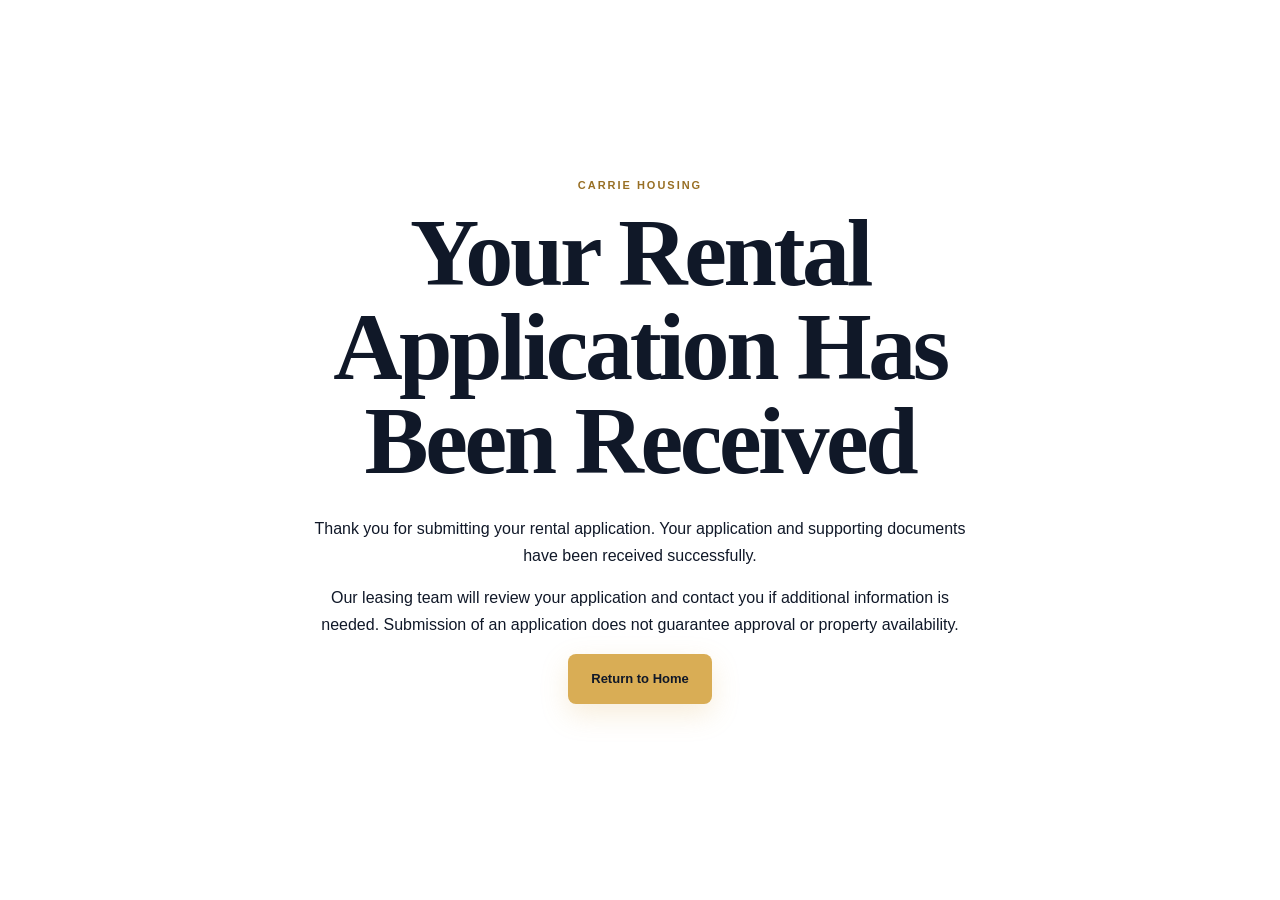
<file: application-thanks.html>
<!DOCTYPE html>
<html lang="en">
<head>
  <meta charset="UTF-8">
  <meta name="viewport" content="width=device-width, initial-scale=1.0">
  <title>Application Received | Carrie Housing</title>
  <link rel="stylesheet" href="styles.css">
</head>
<body>

<main class="section">
  <div class="container" style="max-width:700px;text-align:center;padding:80px 20px;">

    <p class="eyebrow">CARRIE HOUSING</p>

    <h1>Your Rental Application Has Been Received</h1>

    <p>
      Thank you for submitting your rental application.
      Your application and supporting documents have been received successfully.
    </p>

    <p>
      Our leasing team will review your application and contact you if additional information is needed.
      Submission of an application does not guarantee approval or property availability.
    </p>

    <a class="button button-primary"
       href="index.html">
       Return to Home
    </a>

  </div>
</main>

</body>
</html>
</file>
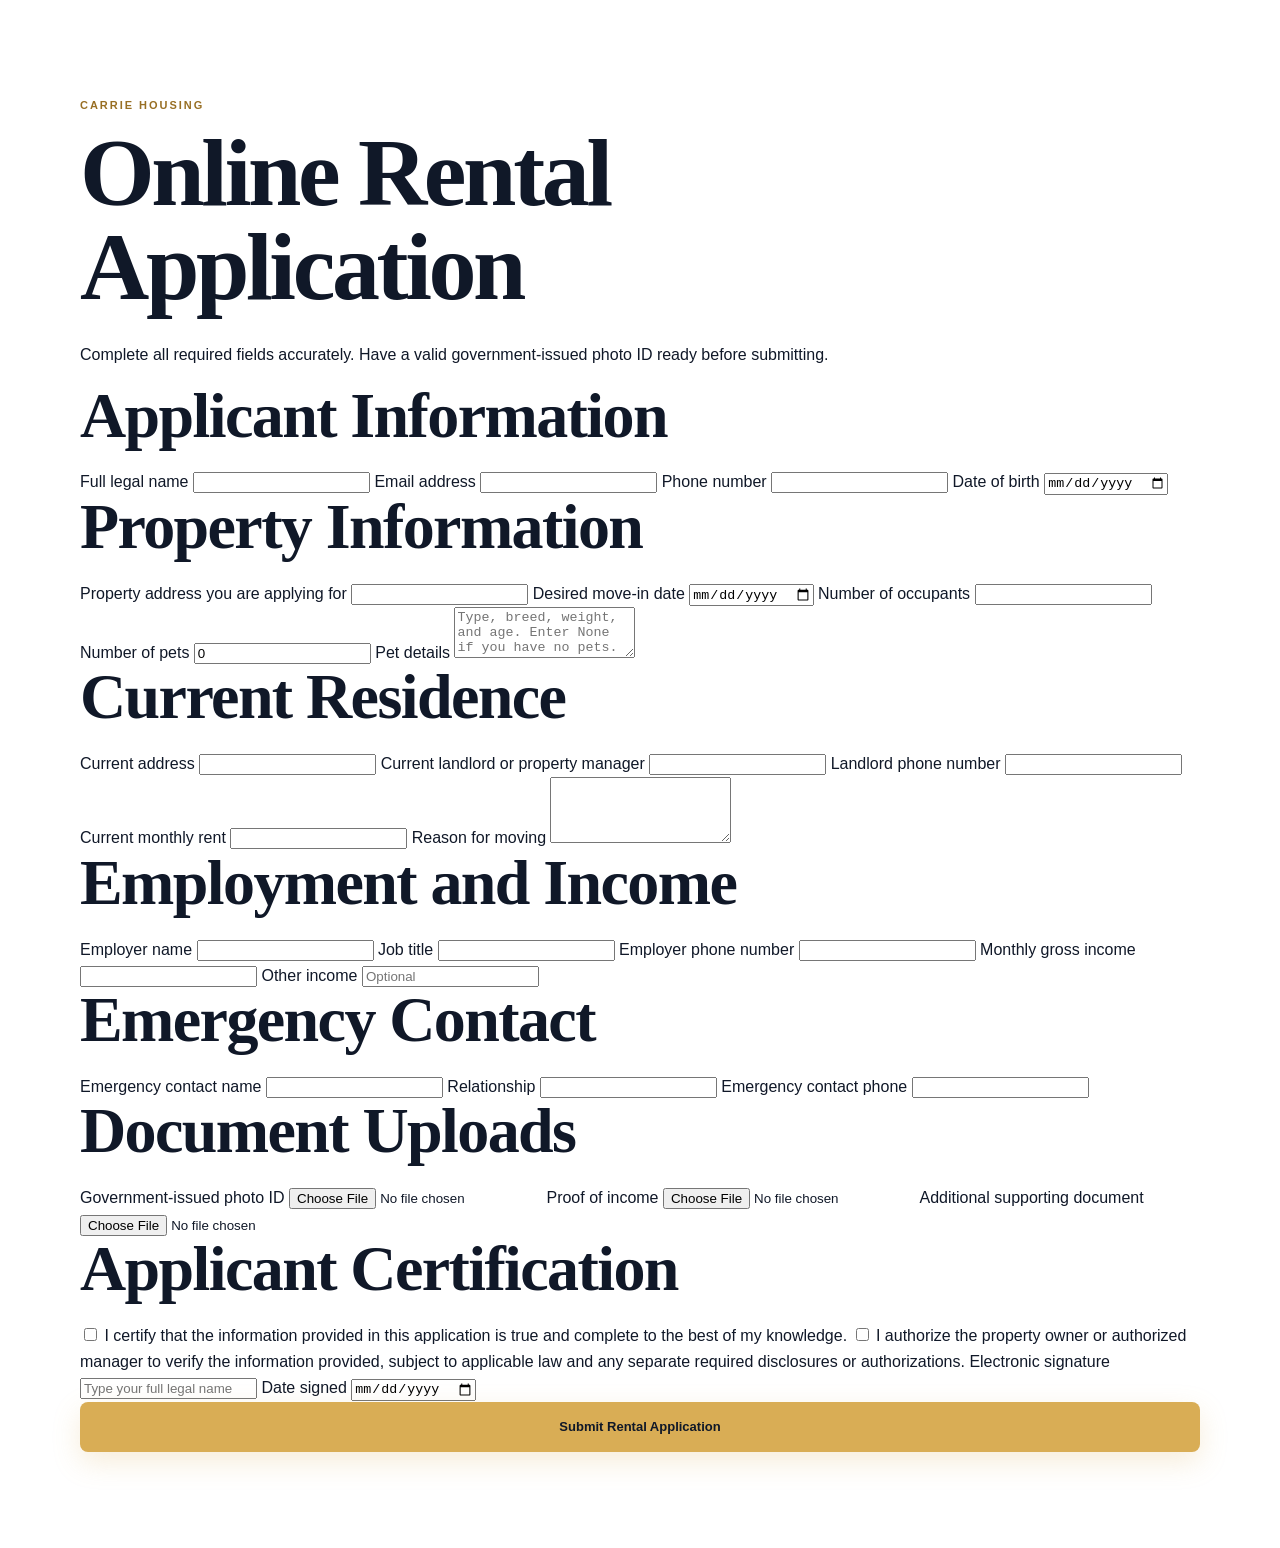
<file: application.html>
<!DOCTYPE html>
<html lang="en">
<head>
  <meta charset="UTF-8">
  <meta name="viewport" content="width=device-width, initial-scale=1.0">

  <title>Rental Application | Carrie Housing</title>

  <link rel="stylesheet" href="styles.css">
<style>
@media (max-width:768px){
  label{
    display:block;
    width:100%;
    margin-bottom:16px;
  }

  input,
  select,
  textarea{
    width:100%;
    box-sizing:border-box;
    margin-top:6px;
  }

  h1{
    font-size:48px;
    line-height:1;
  }

  h2{
    font-size:38px;
    line-height:1;
  }

  button,
  .button{
    width:100%;
  }
}
</style>
</head>

<body>

  <main class="section">
    <div class="container">

      <div class="section-title-row">
        <div>
          <p class="eyebrow">Carrie Housing</p>
          <h1>Online Rental Application</h1>
        </div>
      </div>

      <p>
        Complete all required fields accurately. Have a valid government-issued
        photo ID ready before submitting.
      </p>

      <form
        name="rental-application"
        method="POST"
        action="/payment-options.html"
        data-netlify="true"
        netlify-honeypot="bot-field"
        enctype="multipart/form-data"
      >

        <input
          type="hidden"
          name="form-name"
          value="rental-application"
        >

        <p hidden>
          <label>
            Do not fill this out:
            <input name="bot-field">
          </label>
        </p>

        <h2>Applicant Information</h2>

        <label>
          Full legal name
          <input
            type="text"
            name="full-name"
            required
          >
        </label>

        <label>
          Email address
          <input
            type="email"
            name="email"
            required
          >
        </label>

        <label>
          Phone number
          <input
            type="tel"
            name="phone"
            required
          >
        </label>

        <label>
          Date of birth
          <input
            type="date"
            name="date-of-birth"
            required
          >
        </label>

        <h2>Property Information</h2>

        <label>
          Property address you are applying for
          <input
            type="text"
            name="property-address"
            required
          >
        </label>

        <label>
          Desired move-in date
          <input
            type="date"
            name="move-in-date"
            required
          >
        </label>

        <label>
          Number of occupants
          <input
            type="number"
            name="number-of-occupants"
            min="1"
            required
          >
        </label>

        <label>
          Number of pets
          <input
            type="number"
            name="number-of-pets"
            min="0"
            value="0"
            required
          >
        </label>

        <label>
          Pet details
          <textarea
            name="pet-details"
            rows="3"
            placeholder="Type, breed, weight, and age. Enter None if you have no pets."
          ></textarea>
        </label>

        <h2>Current Residence</h2>

        <label>
          Current address
          <input
            type="text"
            name="current-address"
            required
          >
        </label>

        <label>
          Current landlord or property manager
          <input
            type="text"
            name="current-landlord"
          >
        </label>

        <label>
          Landlord phone number
          <input
            type="tel"
            name="landlord-phone"
          >
        </label>

        <label>
          Current monthly rent
          <input
            type="number"
            name="current-rent"
            min="0"
            step="0.01"
          >
        </label>

        <label>
          Reason for moving
          <textarea
            name="reason-for-moving"
            rows="4"
            required
          ></textarea>
        </label>

        <h2>Employment and Income</h2>

        <label>
          Employer name
          <input
            type="text"
            name="employer-name"
            required
          >
        </label>

        <label>
          Job title
          <input
            type="text"
            name="job-title"
            required
          >
        </label>

        <label>
          Employer phone number
          <input
            type="tel"
            name="employer-phone"
            required
          >
        </label>

        <label>
          Monthly gross income
          <input
            type="number"
            name="monthly-income"
            min="0"
            step="0.01"
            required
          >
        </label>

        <label>
          Other income
          <input
            type="text"
            name="other-income"
            placeholder="Optional"
          >
        </label>

        <h2>Emergency Contact</h2>

        <label>
          Emergency contact name
          <input
            type="text"
            name="emergency-contact-name"
            required
          >
        </label>

        <label>
          Relationship
          <input
            type="text"
            name="emergency-contact-relationship"
            required
          >
        </label>

        <label>
          Emergency contact phone
          <input
            type="tel"
            name="emergency-contact-phone"
            required
          >
        </label>

        <h2>Document Uploads</h2>

        <label>
          Government-issued photo ID
          <input
            type="file"
            name="photo-id"
            accept=".jpg,.jpeg,.png,.pdf"
            required
          >
        </label>

        <label>
          Proof of income
          <input
            type="file"
            name="proof-of-income"
            accept=".jpg,.jpeg,.png,.pdf"
            required
          >
        </label>

        <label>
          Additional supporting document
          <input
            type="file"
            name="additional-document"
            accept=".jpg,.jpeg,.png,.pdf"
          >
        </label>

        <h2>Applicant Certification</h2>

        <label>
          <input
            type="checkbox"
            name="accuracy-certification"
            required
          >
          I certify that the information provided in this application is true
          and complete to the best of my knowledge.
        </label>

        <label>
          <input
            type="checkbox"
            name="screening-consent"
            required
          >
          I authorize the property owner or authorized manager to verify the
          information provided, subject to applicable law and any separate
          required disclosures or authorizations.
        </label>

        <label>
          Electronic signature
          <input
            type="text"
            name="electronic-signature"
            placeholder="Type your full legal name"
            required
          >
        </label>

        <label>
          Date signed
          <input
            type="date"
            name="date-signed"
            required
          >
        </label>

        <button
          class="button button-primary full"
          type="submit"
        >
          Submit Rental Application
        </button>

      </form>

    </div>
  </main>

</body>
</html>
</file>
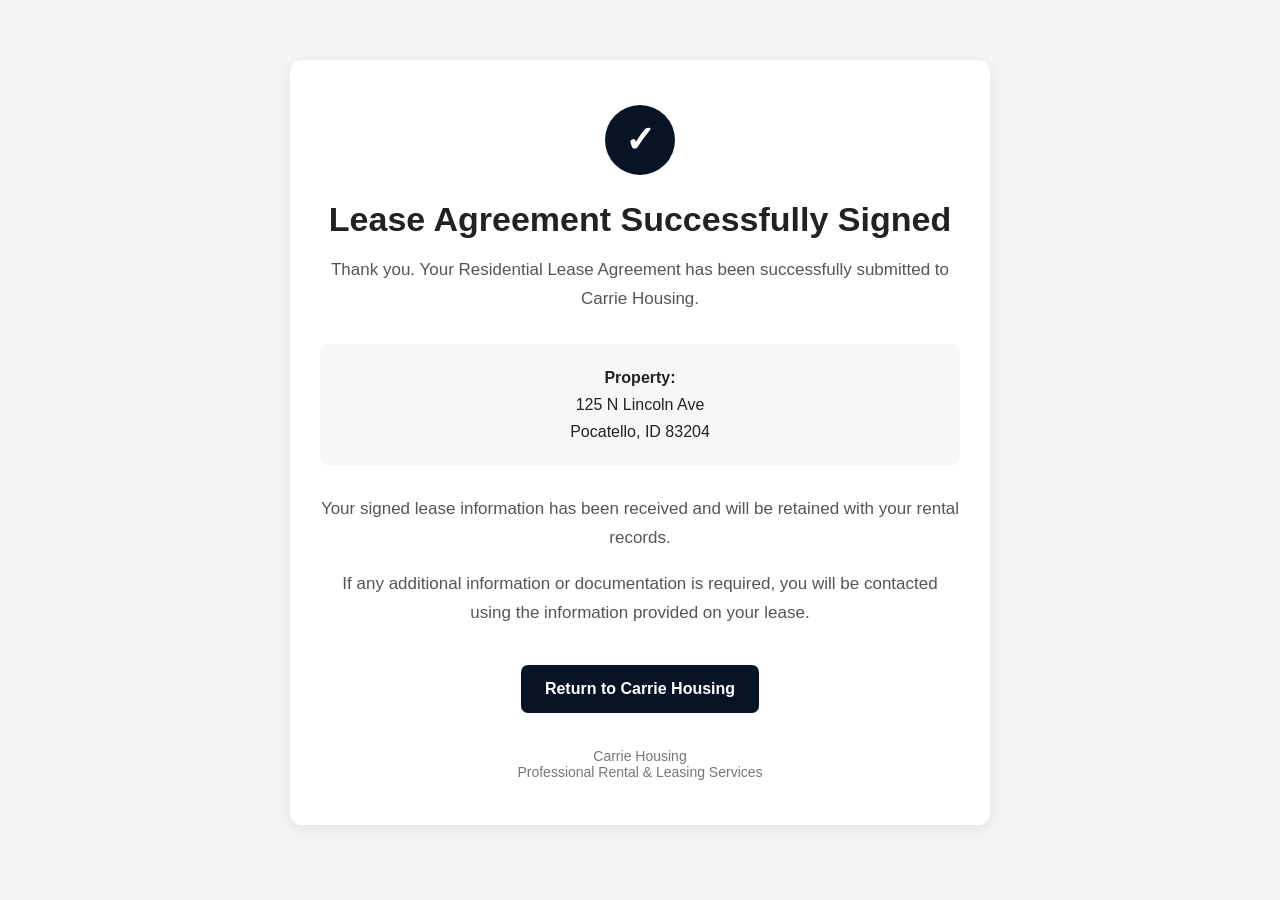
<file: lease-success.html>
<!DOCTYPE html>
<html lang="en">
<head>
<meta charset="UTF-8">
<meta name="viewport" content="width=device-width, initial-scale=1.0">

<title>Lease Signed | Carrie Housing</title>

<style>
*{
  box-sizing:border-box;
}

body{
  margin:0;
  font-family:Arial, sans-serif;
  background:#f5f5f5;
  color:#222;
}

.container{
  max-width:700px;
  margin:60px auto;
  background:#fff;
  padding:45px 30px;
  border-radius:12px;
  box-shadow:0 4px 20px rgba(0,0,0,.08);
  text-align:center;
}

.check{
  width:70px;
  height:70px;
  margin:0 auto 25px;
  border-radius:50%;
  background:#071426;
  color:white;
  display:flex;
  align-items:center;
  justify-content:center;
  font-size:36px;
  font-weight:bold;
}

h1{
  font-size:34px;
  margin-bottom:15px;
}

p{
  font-size:17px;
  line-height:1.7;
  color:#555;
}

.property{
  margin:30px 0;
  padding:20px;
  background:#f7f7f7;
  border-radius:8px;
  line-height:1.7;
}

.button{
  display:inline-block;
  margin-top:20px;
  padding:15px 24px;
  background:#071426;
  color:#fff;
  text-decoration:none;
  border-radius:7px;
  font-weight:bold;
}

.footer{
  margin-top:35px;
  font-size:14px;
  color:#777;
}

@media(max-width:768px){
  .container{
    margin:0;
    min-height:100vh;
    padding:45px 20px;
    border-radius:0;
  }

  h1{
    font-size:29px;
  }
}
</style>
</head>

<body>

<div class="container">

<div class="check">✓</div>

<h1>Lease Agreement Successfully Signed</h1>

<p>
Thank you. Your Residential Lease Agreement has been successfully submitted to Carrie Housing.
</p>

<div class="property">
<strong>Property:</strong><br>
125 N Lincoln Ave<br>
Pocatello, ID 83204
</div>

<p>
Your signed lease information has been received and will be retained with your rental records.
</p>

<p>
If any additional information or documentation is required, you will be contacted using the information provided on your lease.
</p>

<a href="https://carriehousing.com" class="button">
Return to Carrie Housing
</a>

<div class="footer">
Carrie Housing<br>
Professional Rental & Leasing Services
</div>

</div>

</body>
</html>
</file>
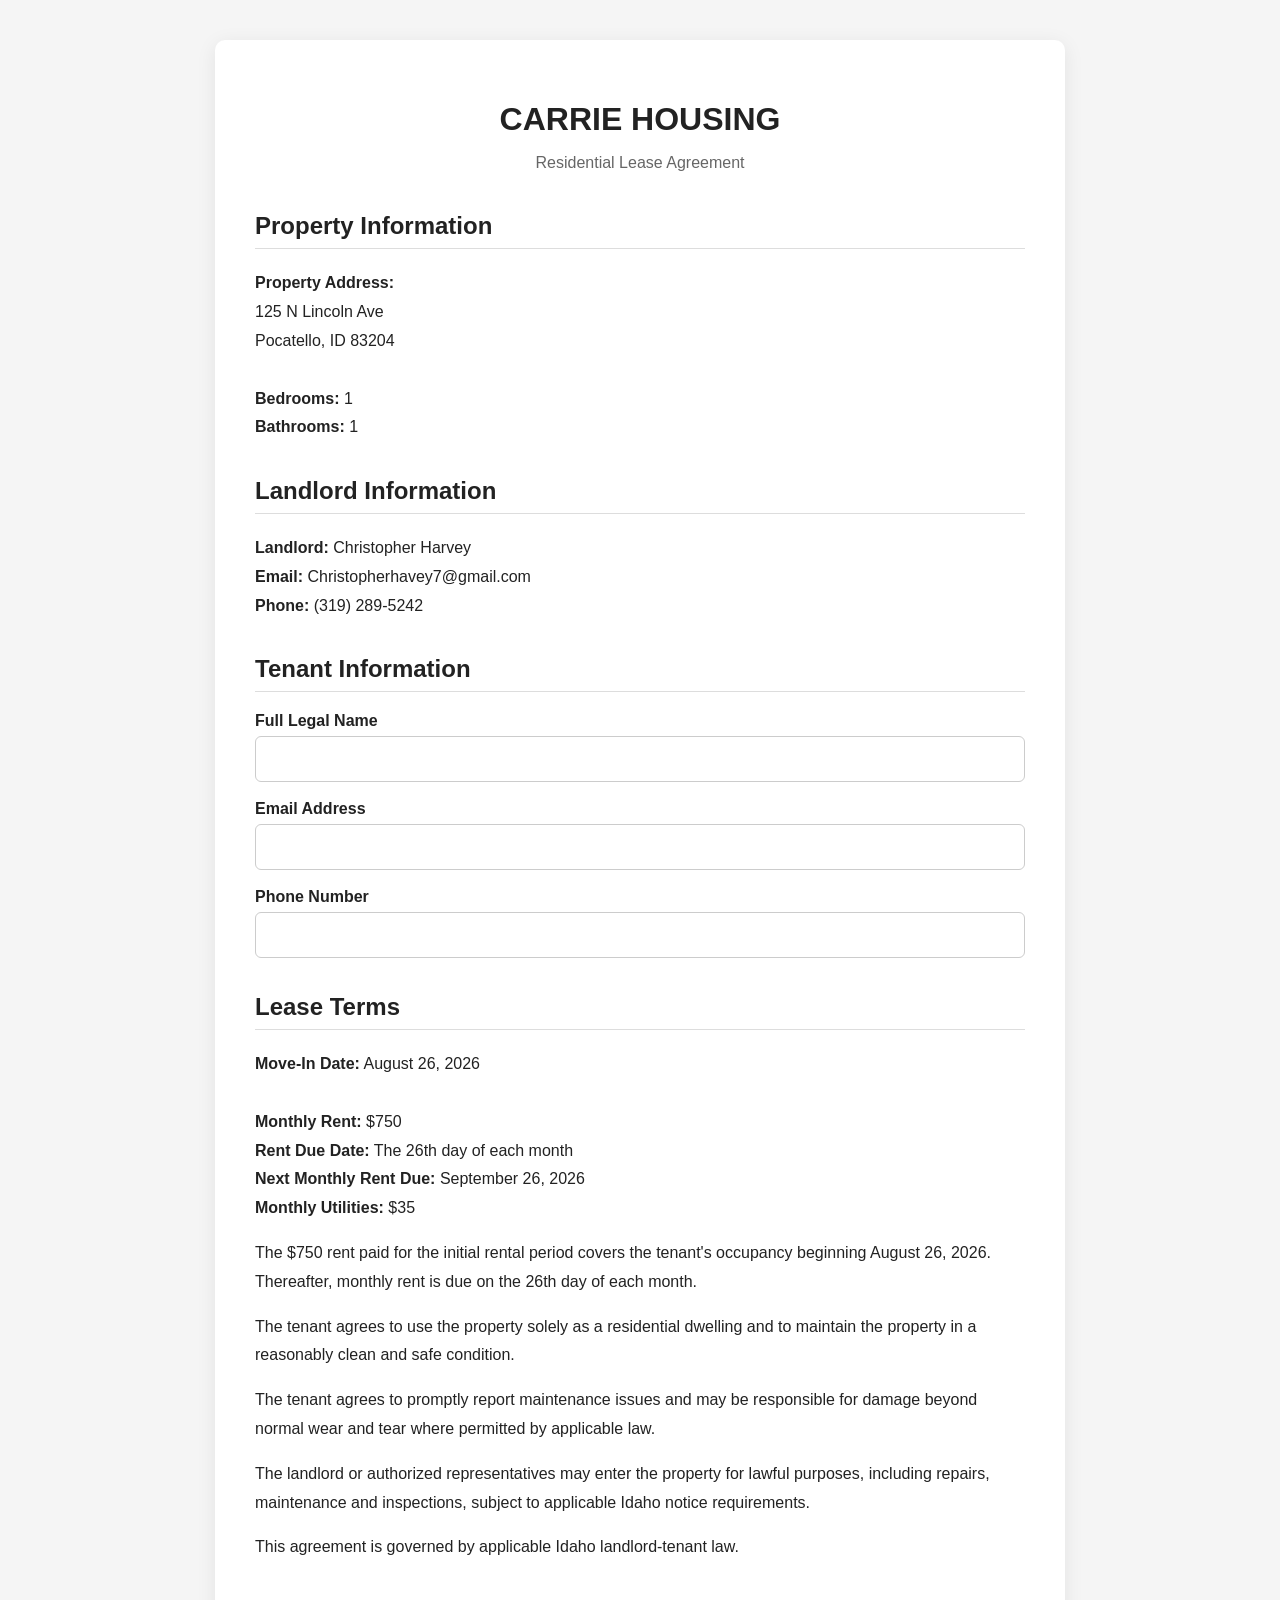
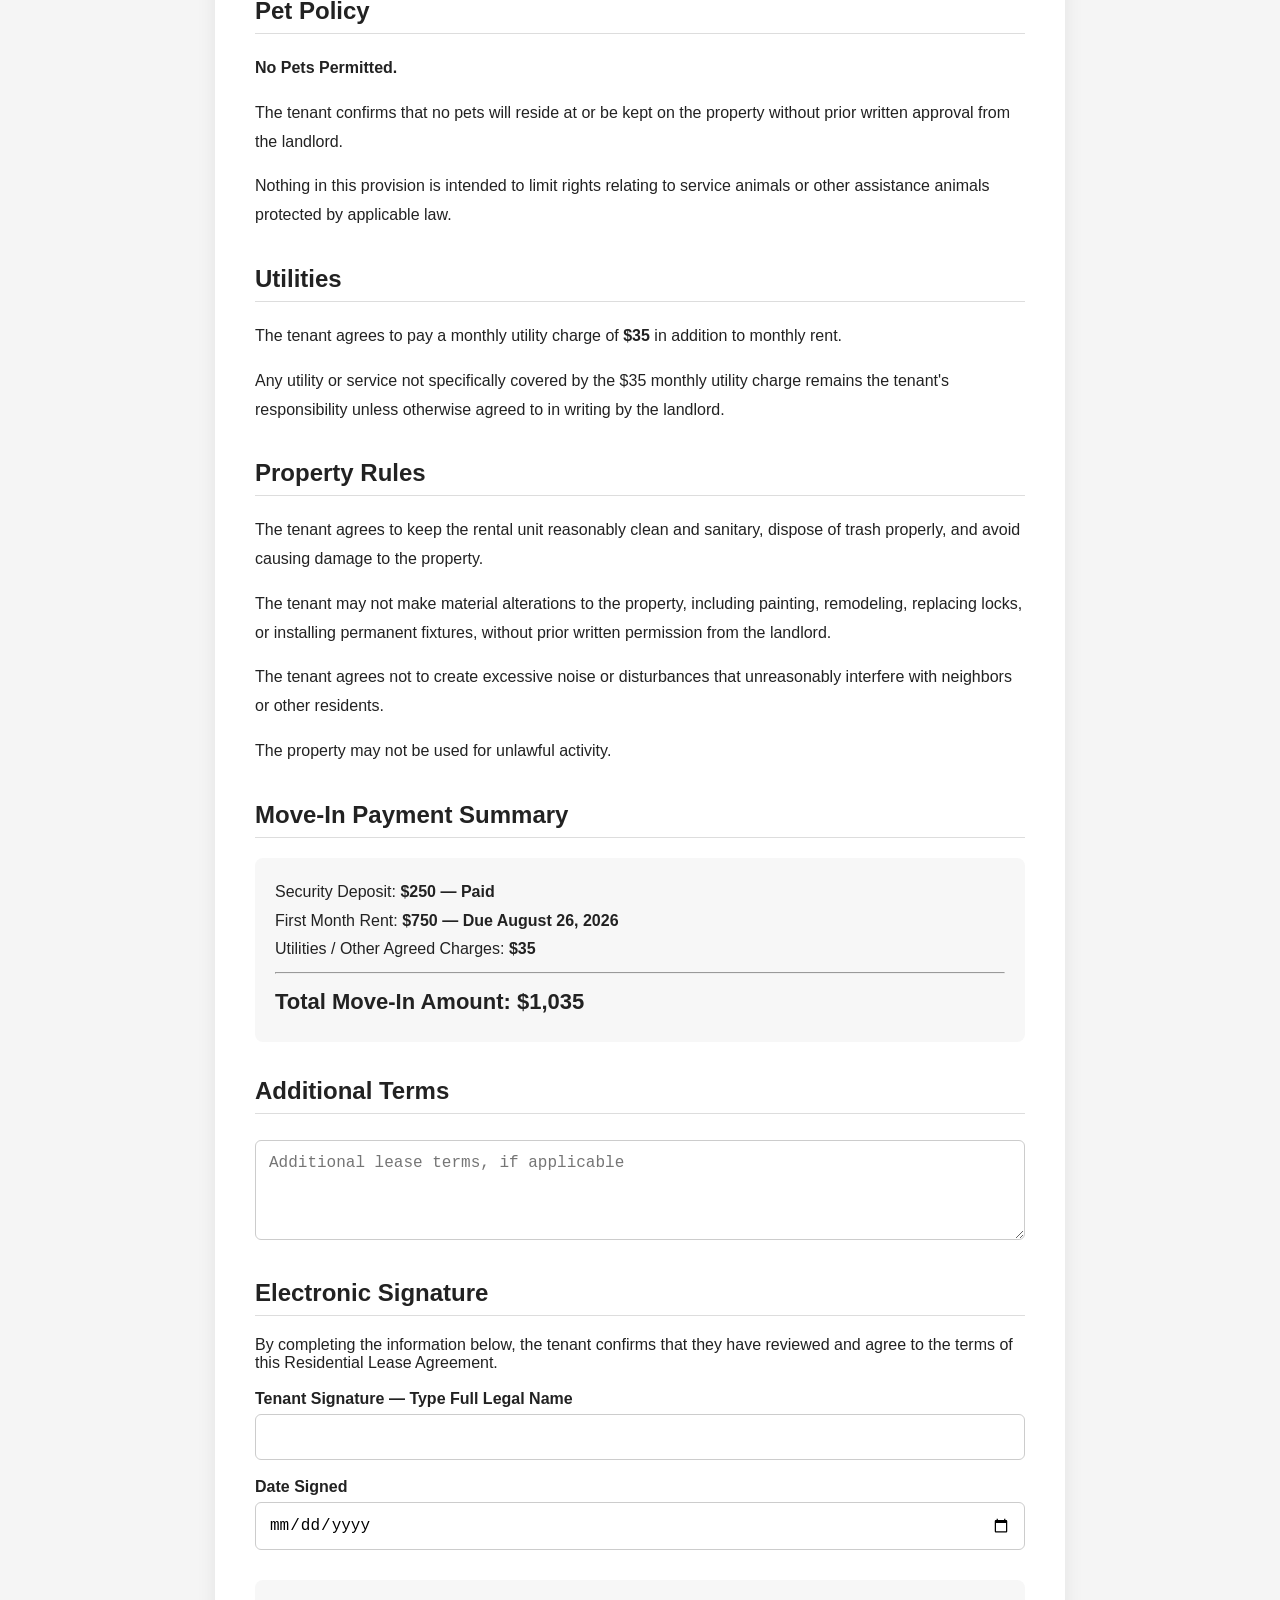
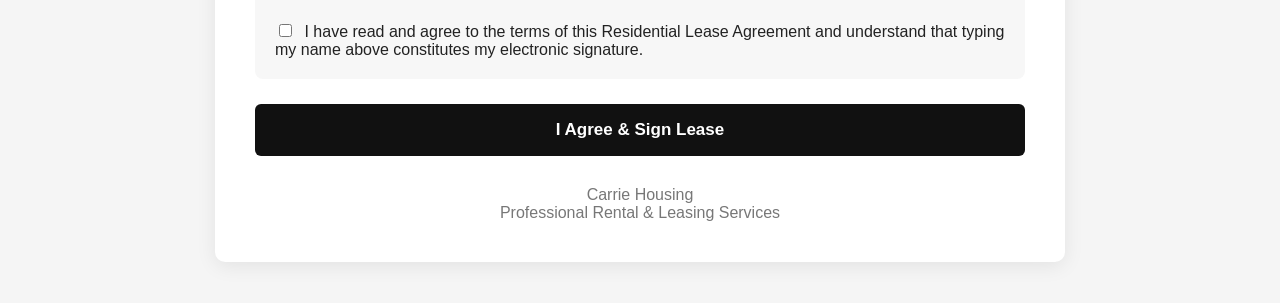
<file: lease.html>
<!DOCTYPE html>
<html lang="en">
<head>
<meta charset="UTF-8">
<meta name="viewport" content="width=device-width, initial-scale=1.0">

<title>Residential Lease Agreement | Carrie Housing</title>

<style>
*{
  box-sizing:border-box;
}

body{
  margin:0;
  font-family:Arial, sans-serif;
  background:#f5f5f5;
  color:#222;
}

.container{
  max-width:850px;
  margin:40px auto;
  background:#fff;
  padding:40px;
  border-radius:10px;
  box-shadow:0 4px 20px rgba(0,0,0,.08);
}

h1{
  text-align:center;
  margin-bottom:5px;
}

h2{
  margin-top:35px;
  border-bottom:1px solid #ddd;
  padding-bottom:8px;
}

.subtitle{
  text-align:center;
  margin-bottom:40px;
  color:#666;
}

.info{
  line-height:1.8;
}

label{
  display:block;
  font-weight:bold;
  margin-top:18px;
}

input,
textarea{
  width:100%;
  padding:13px;
  margin-top:6px;
  border:1px solid #ccc;
  border-radius:6px;
  font-size:16px;
}

textarea{
  min-height:100px;
}

.payment-box{
  background:#f7f7f7;
  padding:20px;
  border-radius:8px;
  line-height:1.8;
}

.total{
  font-size:22px;
  font-weight:bold;
}

.agreement{
  margin-top:30px;
  padding:20px;
  background:#f7f7f7;
  border-radius:8px;
}

.agreement label{
  font-weight:normal;
}

.agreement input{
  width:auto;
  margin-right:8px;
}

button{
  width:100%;
  padding:16px;
  margin-top:25px;
  border:none;
  border-radius:6px;
  background:#111;
  color:#fff;
  font-size:17px;
  font-weight:bold;
  cursor:pointer;
}

button:hover{
  opacity:.9;
}

.footer{
  text-align:center;
  margin-top:30px;
  color:#777;
}

@media(max-width:768px){
  .container{
    margin:0;
    padding:25px 18px;
    border-radius:0;
  }

  h1{
    font-size:30px;
  }
}
</style>
</head>

<body>

<div class="container">

<h1>CARRIE HOUSING</h1>
<p class="subtitle">Residential Lease Agreement</p>

<form
  name="lease-signature"
  method="POST"
  data-netlify="true"
action="/lease-success.html">

<input type="hidden" name="form-name" value="lease-signature">

<h2>Property Information</h2>

<div class="info">
<strong>Property Address:</strong><br>
125 N Lincoln Ave<br>
Pocatello, ID 83204

<br><br>

<strong>Bedrooms:</strong> 1<br>
<strong>Bathrooms:</strong> 1
</div>

<h2>Landlord Information</h2>

<div class="info">
<strong>Landlord:</strong> Christopher Harvey<br>
<strong>Email:</strong> Christopherhavey7@gmail.com<br>
<strong>Phone:</strong> (319) 289-5242
</div>

<h2>Tenant Information</h2>

<label>Full Legal Name</label>
<input
  type="text"
  name="tenant_name"
  required>

<label>Email Address</label>
<input
  type="email"
  name="tenant_email"
  required>

<label>Phone Number</label>
<input
  type="tel"
  name="tenant_phone"
  required>

<h2>Lease Terms</h2>

<div class="info">

<strong>Move-In Date:</strong> August 26, 2026

<br><br>

<strong>Monthly Rent:</strong> $750

<br>

<strong>Rent Due Date:</strong> The 26th day of each month

<br>

<strong>Next Monthly Rent Due:</strong> September 26, 2026

<br>

<strong>Monthly Utilities:</strong> $35

<p>
The $750 rent paid for the initial rental period covers the tenant's
occupancy beginning August 26, 2026. Thereafter, monthly rent is due
on the 26th day of each month.
</p>

<p>
The tenant agrees to use the property solely as a residential dwelling
and to maintain the property in a reasonably clean and safe condition.
</p>

<p>
The tenant agrees to promptly report maintenance issues and may
be responsible for damage beyond normal wear and tear where
permitted by applicable law.
</p>

<p>
The landlord or authorized representatives may enter the property
for lawful purposes, including repairs, maintenance and inspections,
subject to applicable Idaho notice requirements.
</p>

<p>
This agreement is governed by applicable Idaho landlord-tenant law.
</p>

</div>

<h2>Pet Policy</h2>

<div class="info">

<strong>No Pets Permitted.</strong>

<p>
The tenant confirms that no pets will reside at or be kept on the
property without prior written approval from the landlord.
</p>

<p>
Nothing in this provision is intended to limit rights relating to
service animals or other assistance animals protected by applicable law.
</p>

</div>

<h2>Utilities</h2>

<div class="info">

<p>
The tenant agrees to pay a monthly utility charge of
<strong>$35</strong> in addition to monthly rent.
</p>

<p>
Any utility or service not specifically covered by the $35 monthly
utility charge remains the tenant's responsibility unless otherwise
agreed to in writing by the landlord.
</p>

</div>

<h2>Property Rules</h2>

<div class="info">

<p>
The tenant agrees to keep the rental unit reasonably clean and sanitary,
dispose of trash properly, and avoid causing damage to the property.
</p>

<p>
The tenant may not make material alterations to the property,
including painting, remodeling, replacing locks, or installing permanent
fixtures, without prior written permission from the landlord.
</p>

<p>
The tenant agrees not to create excessive noise or disturbances that
unreasonably interfere with neighbors or other residents.
</p>

<p>
The property may not be used for unlawful activity.
</p>

</div>

<h2>Move-In Payment Summary</h2>

<div class="payment-box">

Security Deposit:
<strong>$250 — Paid</strong>

<br>

First Month Rent:
<strong>$750 — Due August 26, 2026</strong>

<br>

Utilities / Other Agreed Charges:
<strong>$35</strong>

<hr>

<div class="total">
Total Move-In Amount: $1,035
</div>

</div>

<h2>Additional Terms</h2>

<textarea
  name="additional_terms"
  placeholder="Additional lease terms, if applicable"></textarea>

<h2>Electronic Signature</h2>

<p>
By completing the information below, the tenant confirms that
they have reviewed and agree to the terms of this Residential
Lease Agreement.
</p>

<label>Tenant Signature — Type Full Legal Name</label>

<input
  type="text"
  name="tenant_signature"
  required>

<label>Date Signed</label>

<input
  type="date"
  name="date_signed"
  required>

<div class="agreement">

<label>
<input
  type="checkbox"
  name="agreement"
  value="Agreed"
  required>

I have read and agree to the terms of this Residential Lease Agreement
and understand that typing my name above constitutes my electronic
signature.
</label>

</div>

<button type="submit">
I Agree & Sign Lease
</button>

</form>

<div class="footer">
Carrie Housing<br>
Professional Rental & Leasing Services
</div>

</div>

</body>
</html>
</file>
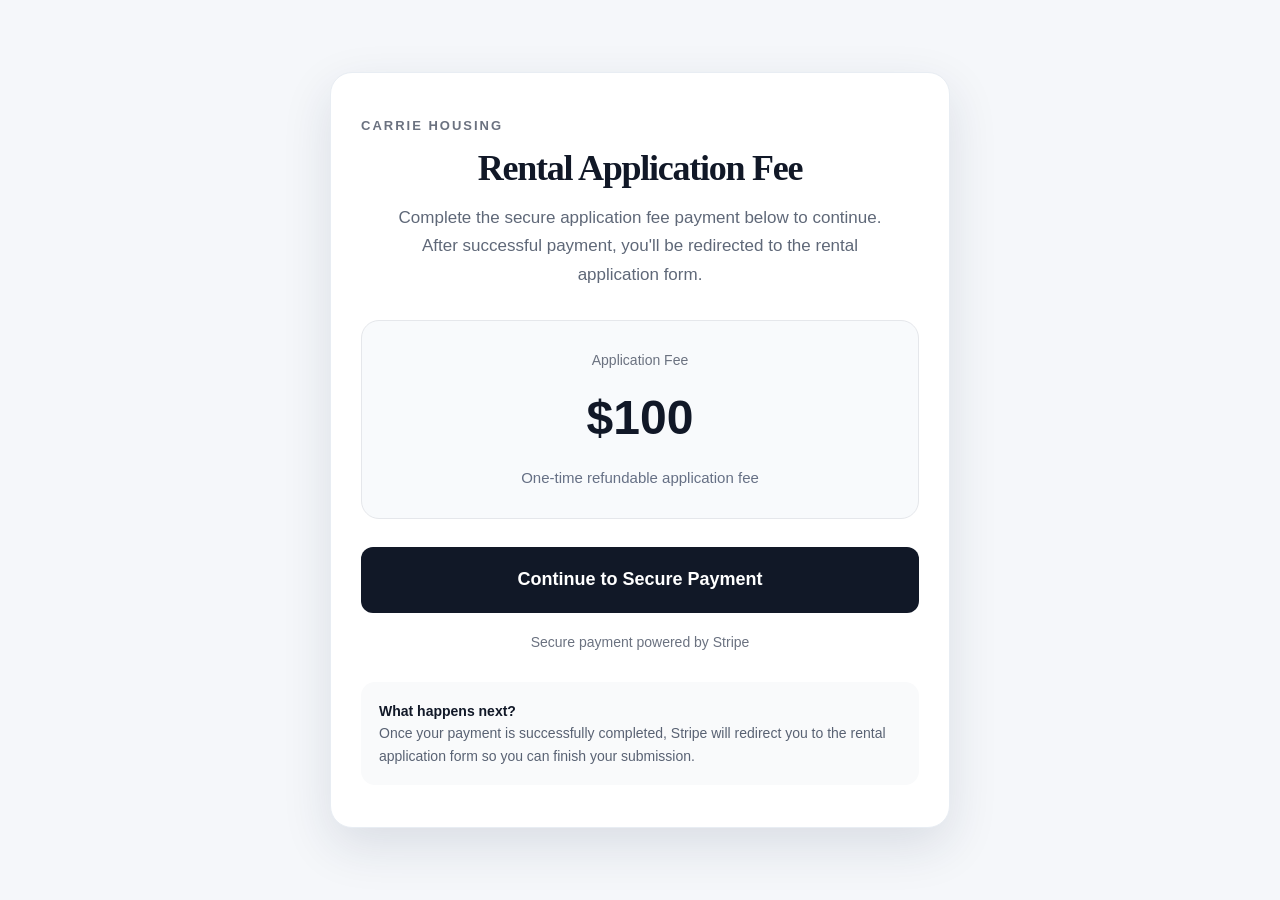
<file: pay.html>
<!DOCTYPE html>
<html lang="en">
<head>
  <meta charset="UTF-8">
  <meta name="viewport" content="width=device-width, initial-scale=1.0">
  <title>Application Fee | Carrie Housing</title>

  <link rel="stylesheet" href="styles.css">

  <style>
    body {
      margin: 0;
      font-family: Arial, Helvetica, sans-serif;
      background: #f5f7fa;
      color: #172033;
    }

    .payment-page {
      min-height: 100vh;
      display: flex;
      align-items: center;
      justify-content: center;
      padding: 32px 18px;
      box-sizing: border-box;
    }

    .payment-card {
      width: 100%;
      max-width: 620px;
      background: #ffffff;
      border-radius: 22px;
      padding: 42px 30px;
      box-shadow: 0 18px 50px rgba(24, 39, 75, 0.12);
      text-align: center;
      border: 1px solid #e8edf3;
      box-sizing: border-box;
    }

    .brand {
      font-size: 13px;
      font-weight: 700;
      text-transform: uppercase;
      letter-spacing: 2px;
      color: #6b7280;
      margin-bottom: 12px;
    }

    .payment-card h1 {
      font-size: 36px;
      line-height: 1.15;
      margin: 0 0 14px;
      color: #111827;
    }

    .subtitle {
      font-size: 17px;
      line-height: 1.7;
      color: #5f6878;
      margin: 0 auto 30px;
      max-width: 520px;
    }

    .fee-box {
      background: #f8fafc;
      border: 1px solid #e5e7eb;
      border-radius: 18px;
      padding: 28px 20px;
      margin: 28px 0;
    }

    .fee-label {
      font-size: 14px;
      color: #6b7280;
      margin-bottom: 6px;
    }

    .fee-amount {
      font-size: 48px;
      font-weight: 800;
      color: #111827;
      margin: 0;
    }

    .fee-note {
      font-size: 15px;
      color: #667085;
      margin-top: 8px;
    }

    .pay-button {
      display: block;
      width: 100%;
      box-sizing: border-box;
      padding: 18px 24px;
      border-radius: 12px;
      background: #111827;
      color: #ffffff;
      text-decoration: none;
      font-size: 18px;
      font-weight: 700;
    }

    .secure-text {
      margin-top: 18px;
      font-size: 14px;
      color: #6b7280;
    }

    .notice {
      margin-top: 28px;
      padding: 18px;
      border-radius: 14px;
      background: #f9fafb;
      text-align: left;
      font-size: 14px;
      line-height: 1.6;
      color: #596273;
    }

    .notice strong {
      color: #111827;
    }

    @media (max-width: 600px) {
      .payment-card {
        padding: 32px 20px;
        border-radius: 18px;
      }

      .payment-card h1 {
        font-size: 30px;
      }

      .fee-amount {
        font-size: 42px;
      }
    }
  </style>
</head>

<body>

  <main class="payment-page">
    <section class="payment-card">

      <div class="brand">Carrie Housing</div>

      <h1>Rental Application Fee</h1>

      <p class="subtitle">
        Complete the secure application fee payment below to continue.
        After successful payment, you'll be redirected to the rental application form.
      </p>

      <div class="fee-box">
        <div class="fee-label">Application Fee</div>
        <p class="fee-amount">$100</p>
        <div class="fee-note">One-time refundable application fee</div>
      </div>

      <a
        class="pay-button"
        href="https://buy.stripe.com/00w4gBboe9mO64x2yT6Vq03">
        Continue to Secure Payment
      </a>

      <p class="secure-text">
        Secure payment powered by Stripe
      </p>

      <div class="notice">
        <strong>What happens next?</strong><br>
        Once your payment is successfully completed, Stripe will redirect you to the rental application form so you can finish your submission.
      </div>

    </section>
  </main>

</body>
</html>
</file>
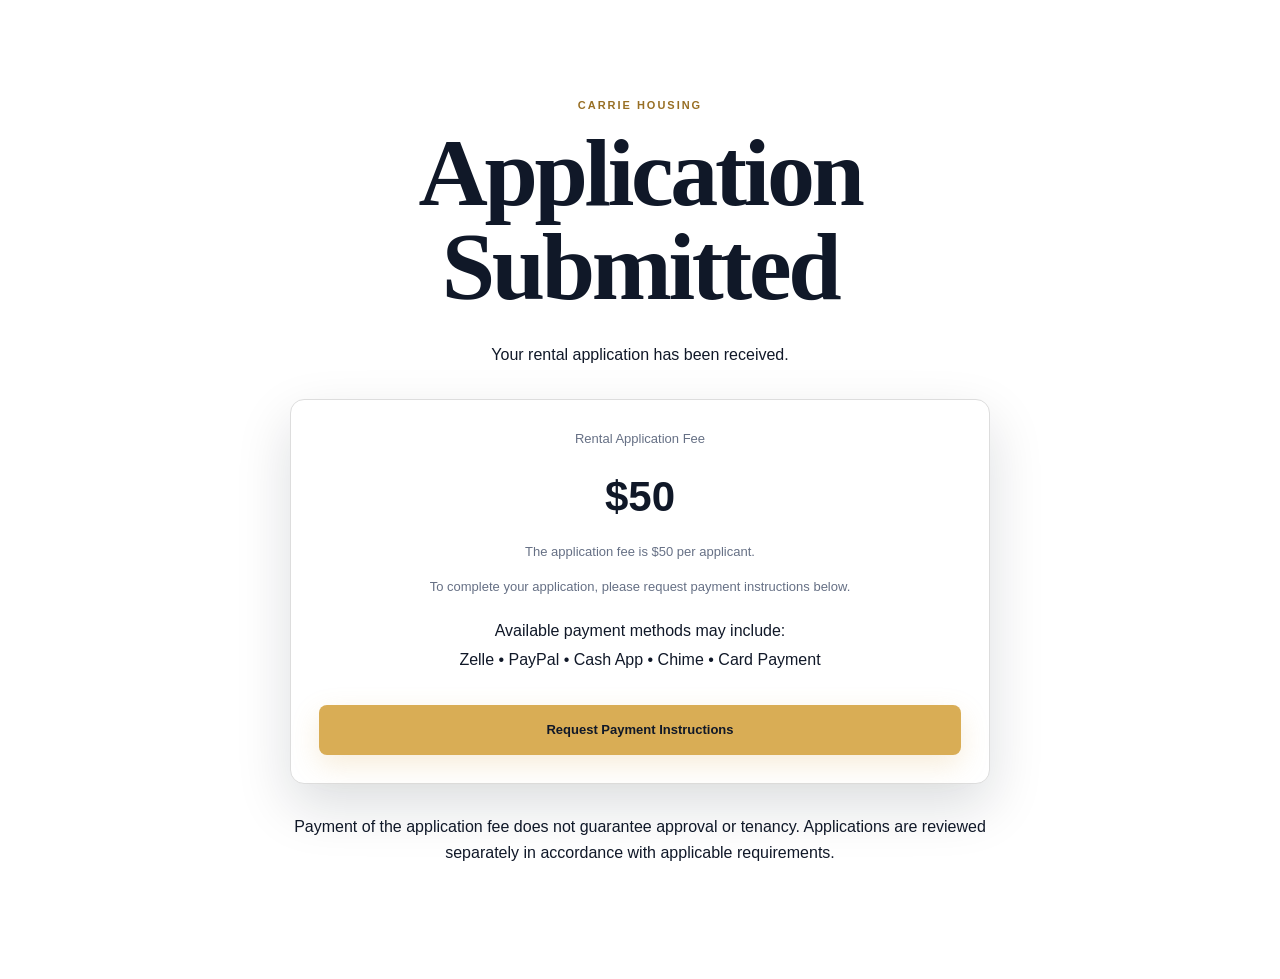
<file: payment-option.html>
<!DOCTYPE html>
<html lang="en">
<head>
  <meta charset="UTF-8">
  <meta name="viewport" content="width=device-width, initial-scale=1.0">

  <title>Application Fee | Carrie Housing</title>

  <link rel="stylesheet" href="styles.css">

  <style>
    body {
      margin: 0;
    }

    .payment-box {
      max-width: 700px;
      margin: 0 auto;
      text-align: center;
    }

    .fee-card {
      margin: 30px 0;
      padding: 28px;
      border: 1px solid #ddd;
      border-radius: 14px;
    }

    .fee-amount {
      font-size: 42px;
      font-weight: 700;
      margin: 10px 0;
    }

    .payment-methods {
      margin: 20px 0 30px;
      line-height: 1.8;
    }

    .button {
      display: inline-block;
      text-decoration: none;
      cursor: pointer;
    }

    @media (max-width: 768px) {
      h1 {
        font-size: 42px;
        line-height: 1;
      }

      .button {
        width: 100%;
        box-sizing: border-box;
      }
    }
  </style>
</head>

<body>

  <main class="section">
    <div class="container payment-box">

      <p class="eyebrow">Carrie Housing</p>

      <h1>Application Submitted</h1>

      <p>
        Your rental application has been received.
      </p>

      <div class="fee-card">

        <p>Rental Application Fee</p>

        <div class="fee-amount">$50</div>

        <p>
          The application fee is $50 per applicant.
        </p>

        <p>
          To complete your application, please request payment instructions below.
        </p>

        <div class="payment-methods">
          Available payment methods may include:<br>
          Zelle • PayPal • Cash App • Chime • Card Payment
        </div>

        <a
          class="button button-primary full"
          href="mailto:YOUR-carriehen@protonmail.com?subject=Rental%20Application%20Payment%20Instructions&body=Hello%2C%0A%0AI%20have%20submitted%20my%20rental%20application%20and%20would%20like%20to%20request%20payment%20instructions%20for%20the%20%2450%20application%20fee.%0A%0AFull%20Name%3A%20%0AProperty%20Address%3A%20%0APreferred%20Payment%20Method%3A%20"
        >
          Request Payment Instructions
        </a>

      </div>

      <p>
        Payment of the application fee does not guarantee approval or tenancy.
        Applications are reviewed separately in accordance with applicable requirements.
      </p>

    </div>
  </main>

</body>
</html>
</file>
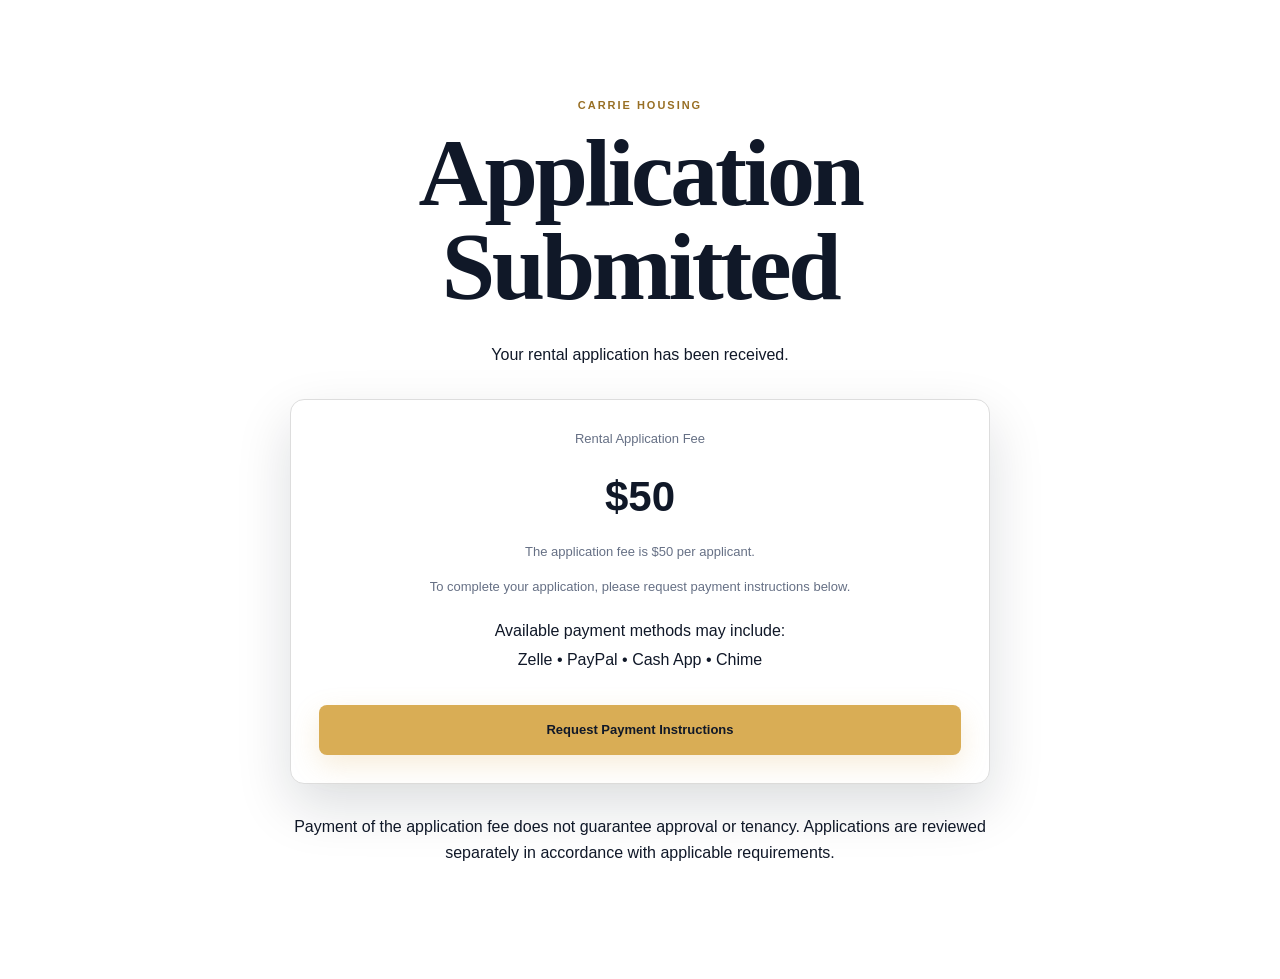
<file: payment-options.html>
<!DOCTYPE html>
<html lang="en">
<head>
  <meta charset="UTF-8">
  <meta name="viewport" content="width=device-width, initial-scale=1.0">

  <title>Application Fee | Carrie Housing</title>

  <link rel="stylesheet" href="styles.css">

  <style>
    body {
      margin: 0;
    }

    .payment-box {
      max-width: 700px;
      margin: 0 auto;
      text-align: center;
    }

    .fee-card {
      margin: 30px 0;
      padding: 28px;
      border: 1px solid #ddd;
      border-radius: 14px;
    }

    .fee-amount {
      font-size: 42px;
      font-weight: 700;
      margin: 10px 0;
    }

    .payment-methods {
      margin: 20px 0 30px;
      line-height: 1.8;
    }

    .button {
      display: inline-block;
      text-decoration: none;
      cursor: pointer;
    }

    @media (max-width: 768px) {
      h1 {
        font-size: 42px;
        line-height: 1;
      }

      .button {
        width: 100%;
        box-sizing: border-box;
      }
    }
  </style>
</head>

<body>

  <main class="section">
    <div class="container payment-box">

      <p class="eyebrow">Carrie Housing</p>

      <h1>Application Submitted</h1>

      <p>
        Your rental application has been received.
      </p>

      <div class="fee-card">

        <p>Rental Application Fee</p>

        <div class="fee-amount">$50</div>

        <p>
          The application fee is $50 per applicant.
        </p>

        <p>
          To complete your application, please request payment instructions below.
        </p>

        <div class="payment-methods">
          Available payment methods may include:<br>
          Zelle • PayPal • Cash App • Chime 
        </div>

        <a
          class="button button-primary full"
          href="mailto:carriehen@protonmail.com?subject=Rental%20Application%20Payment%20Instructions&body=Hello%2C%0A%0AI%20have%20submitted%20my%20rental%20application%20and%20would%20like%20to%20request%20payment%20instructions%20for%20the%20%2450%20application%20fee.%0A%0AFull%20Name%3A%20%0AProperty%20Address%3A%20%0APreferred%20Payment%20Method%3A%20"
        >
          Request Payment Instructions
        </a>

      </div>

      <p>
        Payment of the application fee does not guarantee approval or tenancy.
        Applications are reviewed separately in accordance with applicable requirements.
      </p>

    </div>
  </main>

</body>
</html>
</file>
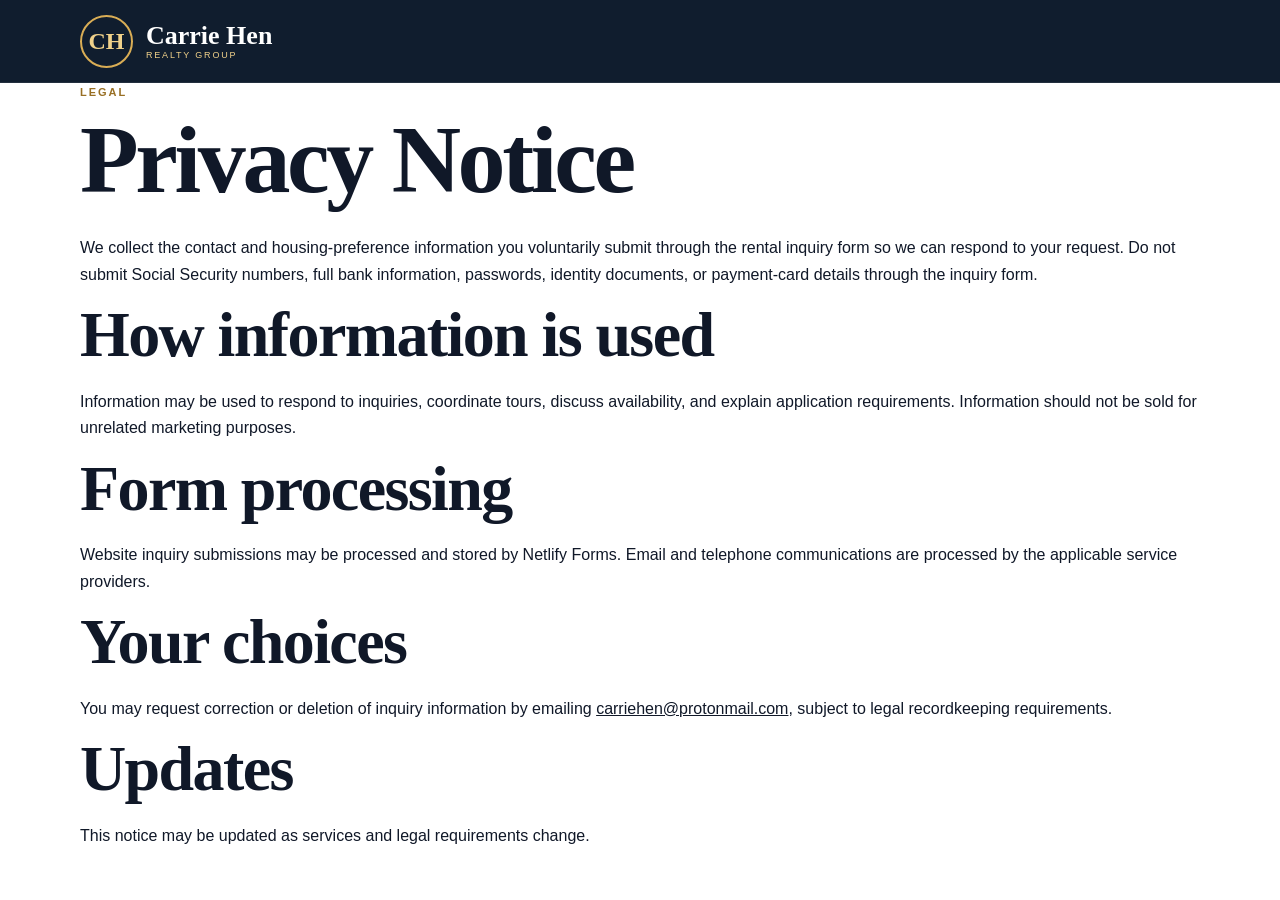
<file: privacy.html>
<!doctype html><html lang="en"><head><meta charset="utf-8"><meta name="viewport" content="width=device-width,initial-scale=1"><title>Privacy Notice | Carrie Hen Realty Group</title><link rel="stylesheet" href="styles.css"></head><body><header class="site-header"><div class="container nav-wrap"><a class="brand" href="/"><span class="logo-mark">CH</span><span class="brand-text"><strong>Carrie Hen</strong><small>Realty Group</small></span></a></div></header><main class="page-shell"><div class="container"><p class="eyebrow">Legal</p><h1>Privacy Notice</h1><p>We collect the contact and housing-preference information you voluntarily submit through the rental inquiry form so we can respond to your request. Do not submit Social Security numbers, full bank information, passwords, identity documents, or payment-card details through the inquiry form.</p><h2>How information is used</h2><p>Information may be used to respond to inquiries, coordinate tours, discuss availability, and explain application requirements. Information should not be sold for unrelated marketing purposes.</p><h2>Form processing</h2><p>Website inquiry submissions may be processed and stored by Netlify Forms. Email and telephone communications are processed by the applicable service providers.</p><h2>Your choices</h2><p>You may request correction or deletion of inquiry information by emailing <a href="mailto:carriehen@protonmail.com">carriehen@protonmail.com</a>, subject to legal recordkeeping requirements.</p><h2>Updates</h2><p>This notice may be updated as services and legal requirements change.</p></div></main></body></html>
</file>
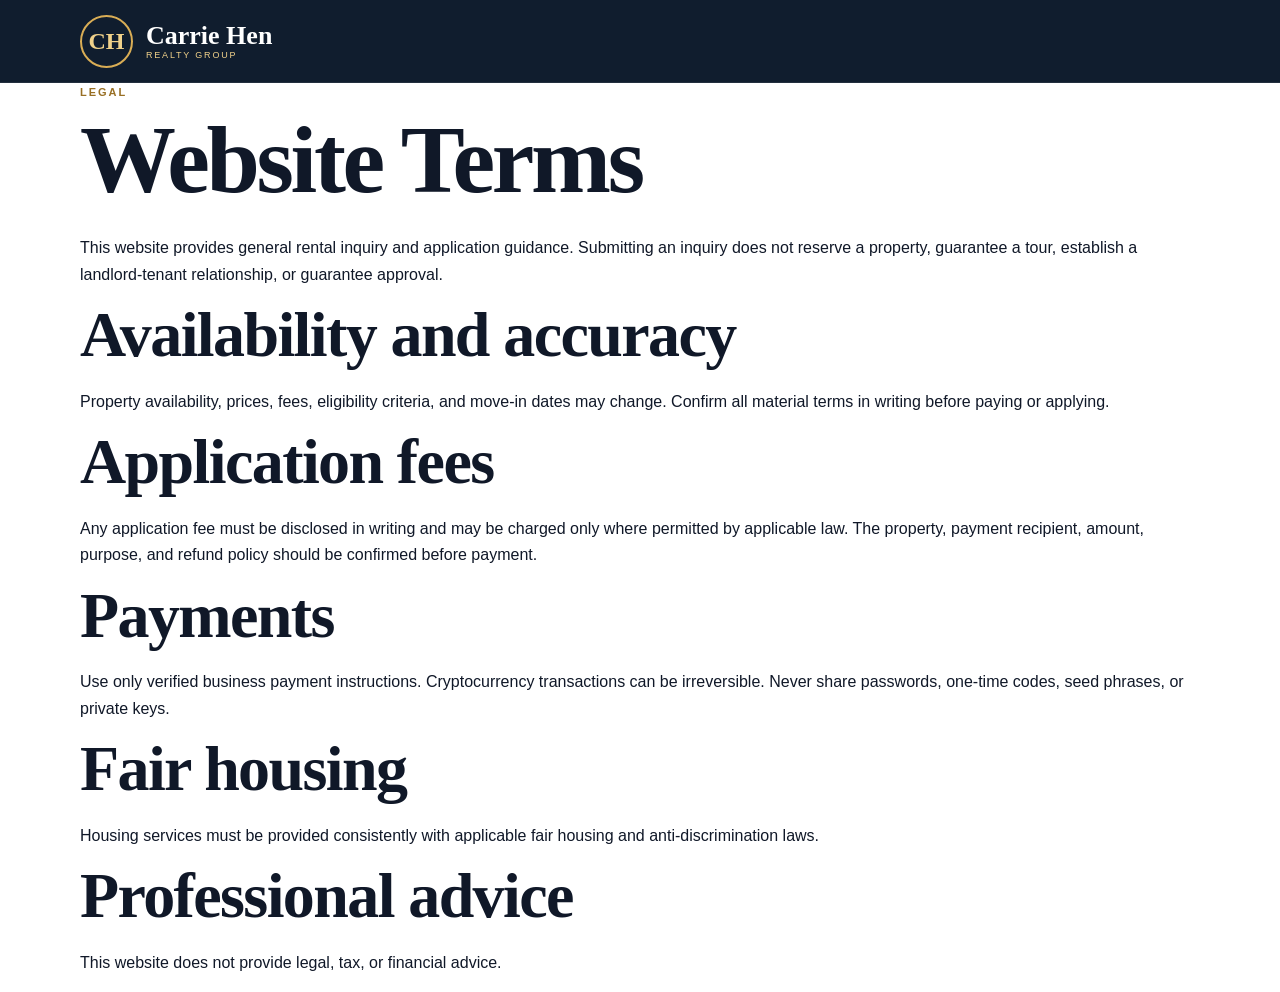
<file: terms.html>
<!doctype html><html lang="en"><head><meta charset="utf-8"><meta name="viewport" content="width=device-width,initial-scale=1"><title>Terms | Carrie Hen Realty Group</title><link rel="stylesheet" href="styles.css"></head><body><header class="site-header"><div class="container nav-wrap"><a class="brand" href="/"><span class="logo-mark">CH</span><span class="brand-text"><strong>Carrie Hen</strong><small>Realty Group</small></span></a></div></header><main class="page-shell"><div class="container"><p class="eyebrow">Legal</p><h1>Website Terms</h1><p>This website provides general rental inquiry and application guidance. Submitting an inquiry does not reserve a property, guarantee a tour, establish a landlord-tenant relationship, or guarantee approval.</p><h2>Availability and accuracy</h2><p>Property availability, prices, fees, eligibility criteria, and move-in dates may change. Confirm all material terms in writing before paying or applying.</p><h2>Application fees</h2><p>Any application fee must be disclosed in writing and may be charged only where permitted by applicable law. The property, payment recipient, amount, purpose, and refund policy should be confirmed before payment.</p><h2>Payments</h2><p>Use only verified business payment instructions. Cryptocurrency transactions can be irreversible. Never share passwords, one-time codes, seed phrases, or private keys.</p><h2>Fair housing</h2><p>Housing services must be provided consistently with applicable fair housing and anti-discrimination laws.</p><h2>Professional advice</h2><p>This website does not provide legal, tax, or financial advice.</p></div></main></body></html>
</file>
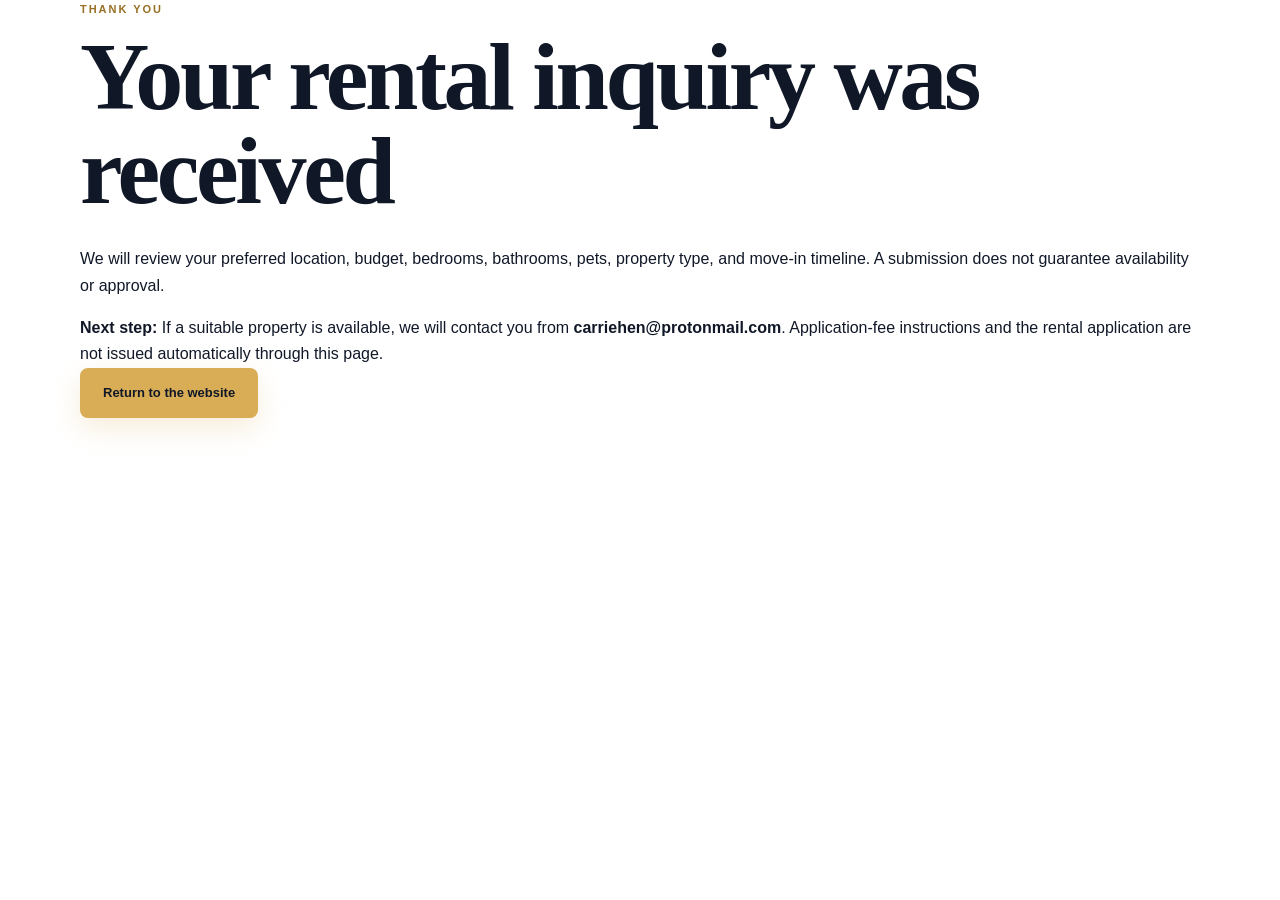
<file: thanks.html>
<!doctype html>
<html lang="en"><head><meta charset="utf-8"><meta name="viewport" content="width=device-width,initial-scale=1"><meta name="robots" content="noindex"><title>Inquiry Received | Carrie Hen Realty Group</title><link rel="stylesheet" href="styles.css"></head>
<body><main class="page-shell"><div class="container"><p class="eyebrow">Thank you</p><h1>Your rental inquiry was received</h1><p>We will review your preferred location, budget, bedrooms, bathrooms, pets, property type, and move-in timeline. A submission does not guarantee availability or approval.</p><div class="notice"><strong>Next step:</strong> If a suitable property is available, we will contact you from <strong>carriehen@protonmail.com</strong>. Application-fee instructions and the rental application are not issued automatically through this page.</div><p><a class="button button-primary" href="/">Return to the website</a></p></div></main></body></html>
</file>
<file: styles.css>
:root{--navy:#071426;--navy2:#0c2441;--gold:#d9ad55;--gold2:#f0d18a;--cream:#f7f3ea;--white:#fff;--ink:#101828;--muted:#667085;--border:#e2e6ec;--shadow:0 22px 55px rgba(7,20,38,.14)}
*{box-sizing:border-box}html{scroll-behavior:smooth}body{margin:0;color:var(--ink);background:#fff;font-family:Montserrat,Arial,sans-serif;line-height:1.65}img{max-width:100%;display:block}a{color:inherit}.container{width:min(1120px,calc(100% - 40px));margin-inline:auto}.hidden{position:absolute!important;width:1px;height:1px;overflow:hidden;clip:rect(1px,1px,1px,1px)}.skip-link{position:fixed;left:12px;top:-60px;z-index:100;background:#fff;padding:10px 14px;border-radius:8px}.skip-link:focus{top:12px}.eyebrow{margin:0 0 12px;color:#986f24;font-size:11px;font-weight:700;letter-spacing:.18em;text-transform:uppercase}.eyebrow.light{color:var(--gold2)}h1,h2,h3,p{margin-top:0}h1,h2{font-family:"Cormorant Garamond",Georgia,serif;line-height:.98}h1{font-size:clamp(58px,7.5vw,96px);letter-spacing:-.035em;margin-bottom:28px}h1 span{color:var(--gold2)}h2{font-size:clamp(42px,5vw,64px);letter-spacing:-.025em;margin-bottom:22px}h3{line-height:1.25}.light{color:#fff}.button{display:inline-flex;align-items:center;justify-content:center;min-height:50px;padding:13px 22px;border:1px solid transparent;border-radius:8px;text-decoration:none;font-weight:700;font-size:13px;cursor:pointer;transition:.2s ease}.button:hover{transform:translateY(-2px)}.button-primary{background:var(--gold);color:#101828;box-shadow:0 10px 28px rgba(217,173,85,.22)}.button-secondary{border-color:rgba(255,255,255,.35);color:#fff;background:transparent}.button-dark{background:var(--navy);color:#fff}.full{width:100%}.text-link{color:#93691d;text-decoration:none;font-weight:700}.site-header{position:sticky;top:0;z-index:50;background:rgba(7,20,38,.96);backdrop-filter:blur(14px);border-bottom:1px solid rgba(255,255,255,.08)}.nav-wrap{height:82px;display:flex;align-items:center;justify-content:space-between}.brand{display:flex;align-items:center;gap:13px;color:#fff;text-decoration:none}.logo-mark{width:53px;height:53px;border:2px solid var(--gold);border-radius:50%;display:grid;place-items:center;color:var(--gold2);font:700 24px "Cormorant Garamond",serif}.logo-mark.small{width:40px;height:40px;font-size:18px}.brand-text{display:flex;flex-direction:column;line-height:1.05}.brand-text strong{font:700 26px "Cormorant Garamond",serif}.brand-text small,.footer-brand small{text-transform:uppercase;letter-spacing:.2em;color:var(--gold2);font-size:9px}.site-nav{display:flex;align-items:center;gap:28px}.site-nav a{color:#e9edf4;text-decoration:none;font-size:12px;font-weight:600}.site-nav .nav-cta{border:1px solid var(--gold);padding:10px 14px;border-radius:7px;color:var(--gold2)}.menu-toggle{display:none;border:0;background:transparent;color:#fff;font-size:28px}.hero{background:radial-gradient(circle at 15% 20%,rgba(217,173,85,.16),transparent 35%),linear-gradient(135deg,#071426,#0c2748);color:#fff;padding:82px 0 92px;overflow:hidden}.hero-grid{display:grid;grid-template-columns:1.15fr .75fr;gap:70px;align-items:center}.lead{font-size:18px;color:#d7dfeb;max-width:680px;margin-bottom:32px}.hero-actions{display:flex;gap:12px;flex-wrap:wrap}.trust-row{display:flex;gap:26px;flex-wrap:wrap;margin-top:34px;color:#bfc9d8;font-size:12px}.trust-row span:before{content:"✓";color:var(--gold2);font-weight:800;margin-right:8px}.agent-card{background:#fff;color:var(--ink);border:1px solid rgba(217,173,85,.65);border-radius:26px;overflow:hidden;box-shadow:0 34px 70px rgba(0,0,0,.28)}.agent-card img{width:100%;height:430px;object-fit:cover;object-position:center 20%}.agent-card-copy{padding:28px 30px 30px}.agent-label{text-transform:uppercase;letter-spacing:.13em;color:#986f24;font-size:10px;font-weight:700;margin-bottom:8px}.agent-card h2{font-size:44px;margin-bottom:4px}.agent-card-copy p:not(.agent-label){color:var(--muted);margin-bottom:16px}.agent-card a{color:#8d661e;font-weight:700;text-decoration:none;overflow-wrap:anywhere}.quick-contact{background:#fff;border-bottom:1px solid var(--border)}.quick-contact-grid{display:grid;grid-template-columns:repeat(3,1fr)}.quick-contact-grid>*{padding:24px 30px;border-right:1px solid var(--border);display:flex;flex-direction:column;text-decoration:none}.quick-contact-grid>*:last-child{border-right:0}.quick-contact small,.contact-details small{color:#986f24;font-weight:700;font-size:10px;letter-spacing:.16em;text-transform:uppercase}.quick-contact strong{font-size:14px}.section{padding:96px 0}.intro-grid{display:grid;grid-template-columns:1fr 1fr;gap:90px;align-items:end}.intro-copy{font-size:17px;color:var(--muted);margin-bottom:26px}.need-grid{display:grid;grid-template-columns:repeat(3,1fr);gap:20px;margin-top:46px}.need-grid article{border-top:3px solid var(--gold);padding:28px;background:var(--cream);border-radius:0 0 14px 14px}.need-grid span{font:700 30px "Cormorant Garamond",serif;color:#a77b2b}.need-grid h3{margin:10px 0 8px}.need-grid p{color:var(--muted);font-size:14px;margin:0}.section-dark{background:var(--navy);color:#d9e0ea}.section-title-row{display:grid;grid-template-columns:1fr .7fr;gap:70px;align-items:end}.section-side-copy{color:#b9c4d3}.service-grid{display:grid;grid-template-columns:repeat(4,1fr);gap:18px;margin-top:44px}.service-card{padding:28px;border:1px solid rgba(255,255,255,.12);border-radius:16px;background:rgba(255,255,255,.055)}.service-icon{width:46px;height:46px;border-radius:12px;background:rgba(217,173,85,.13);display:grid;place-items:center;color:var(--gold2);font-size:24px;margin-bottom:22px}.service-card h3{color:#fff;font-size:18px}.service-card p{color:#c1cbda;font-size:14px;margin-bottom:0}.process-heading{max-width:760px}.process-heading>p:last-child{color:var(--muted)}.timeline{margin-top:46px;display:grid;gap:0}.timeline article{display:grid;grid-template-columns:72px 1fr;gap:24px;padding:28px 0;border-top:1px solid var(--border)}.timeline article:last-child{border-bottom:1px solid var(--border)}.timeline span{width:52px;height:52px;border-radius:50%;display:grid;place-items:center;background:var(--navy);color:var(--gold2);font-weight:700}.timeline h3{margin-bottom:7px}.timeline p{color:var(--muted);margin-bottom:0;max-width:780px}.application-banner{background:linear-gradient(130deg,#0b213c,#071426);color:#d8e0ec}.application-banner-grid{display:grid;grid-template-columns:1fr .62fr;gap:70px;align-items:center}.fee-card{background:#fff;color:var(--ink);padding:32px;border-radius:18px;box-shadow:var(--shadow)}.fee-card small{display:block;text-transform:uppercase;letter-spacing:.15em;color:#986f24;font-weight:700}.fee-card>strong{display:block;font:700 62px "Cormorant Garamond",serif;line-height:1;color:var(--navy);margin:8px 0}.fee-card p{color:var(--muted);font-size:13px}.about-section{background:var(--cream)}.about-grid{display:grid;grid-template-columns:.72fr 1fr;gap:75px;align-items:center}.about-image-wrap{border-radius:22px;overflow:hidden;box-shadow:var(--shadow);border:1px solid #ddc78e}.about-image-wrap img{width:100%;height:540px;object-fit:cover;object-position:center 20%}.about-grid p{color:var(--muted)}.about-actions{display:flex;gap:22px;align-items:center;margin-top:28px}.faq-layout{display:grid;grid-template-columns:.75fr 1.25fr;gap:80px}.faq-layout>div:first-child>p:last-child{color:var(--muted)}.faq-list{display:grid;gap:12px}.faq-list details{border:1px solid var(--border);border-radius:12px;padding:20px 22px;background:#fff}.faq-list summary{cursor:pointer;font-weight:700}.faq-list p{color:var(--muted);margin:13px 0 0}.contact-section{background:#f7f8fa}.contact-grid{display:grid;grid-template-columns:.75fr 1.25fr;gap:70px;align-items:start}.contact-copy>p{color:var(--muted)}.contact-details{display:grid;margin-top:30px}.contact-details>*{display:flex;flex-direction:column;padding:16px 0;border-bottom:1px solid var(--border);text-decoration:none}.contact-form{background:#fff;border:1px solid var(--border);border-radius:18px;padding:32px;box-shadow:var(--shadow)}.contact-form label{display:grid;gap:7px;font-size:12px;font-weight:700;margin-bottom:16px}.contact-form input,.contact-form textarea,.contact-form select{width:100%;padding:13px 14px;border:1px solid #d7dde5;border-radius:8px;font:inherit;font-size:14px;background:#fff}.contact-form input:focus,.contact-form textarea:focus,.contact-form select:focus{outline:3px solid rgba(217,173,85,.23);border-color:var(--gold)}.form-row{display:grid;grid-template-columns:1fr 1fr;gap:14px}.consent{display:flex!important;align-items:flex-start;gap:10px}.consent input{width:auto;margin-top:4px}.form-note{font-size:10px;color:var(--muted);margin:12px 0 0}.site-footer{background:#050d19;color:#c9d2df;padding:38px 0 22px}.footer-main{display:grid;grid-template-columns:1fr auto auto;gap:28px;align-items:center}.footer-brand{display:flex;align-items:center;gap:12px}.footer-brand>div{display:flex;flex-direction:column}.footer-links{display:flex;gap:18px}.footer-links a{text-decoration:none;font-size:12px}.footer-main>p{font-size:11px;margin:0}.legal-footer{font-size:10px;color:#8691a1;border-top:1px solid rgba(255,255,255,.08);padding-top:18px;margin-top:20px}
@media(max-width:920px){.site-nav{display:none;position:absolute;top:82px;left:0;right:0;background:var(--navy);padding:22px 28px;flex-direction:column;align-items:flex-start}.site-nav.open{display:flex}.menu-toggle{display:block}.hero-grid,.intro-grid,.section-title-row,.application-banner-grid,.about-grid,.faq-layout,.contact-grid{grid-template-columns:1fr}.hero-grid{gap:45px}.agent-card{max-width:520px}.service-grid{grid-template-columns:repeat(2,1fr)}.quick-contact-grid{grid-template-columns:1fr}.quick-contact-grid>*{border-right:0;border-bottom:1px solid var(--border)}.quick-contact-grid>*:last-child{border-bottom:0}.footer-main{grid-template-columns:1fr}.section-side-copy{max-width:700px}}
@media(max-width:640px){.container{width:min(100% - 28px,1120px)}.nav-wrap{height:74px}.brand-text strong{font-size:23px}.logo-mark{width:48px;height:48px}.site-nav{top:74px}.hero{padding:54px 0 70px}h1{font-size:55px}.lead{font-size:16px}.hero-actions{display:grid}.button{width:100%}.trust-row{display:grid;gap:10px}.agent-card img{height:390px}.agent-card-copy{padding:24px}.section{padding:70px 0}h2{font-size:45px}.need-grid,.service-grid,.form-row{grid-template-columns:1fr}.timeline article{grid-template-columns:52px 1fr;gap:16px}.timeline span{width:44px;height:44px}.about-image-wrap img{height:440px}.about-actions{align-items:stretch;flex-direction:column}.footer-links{flex-wrap:wrap}}
</file>
